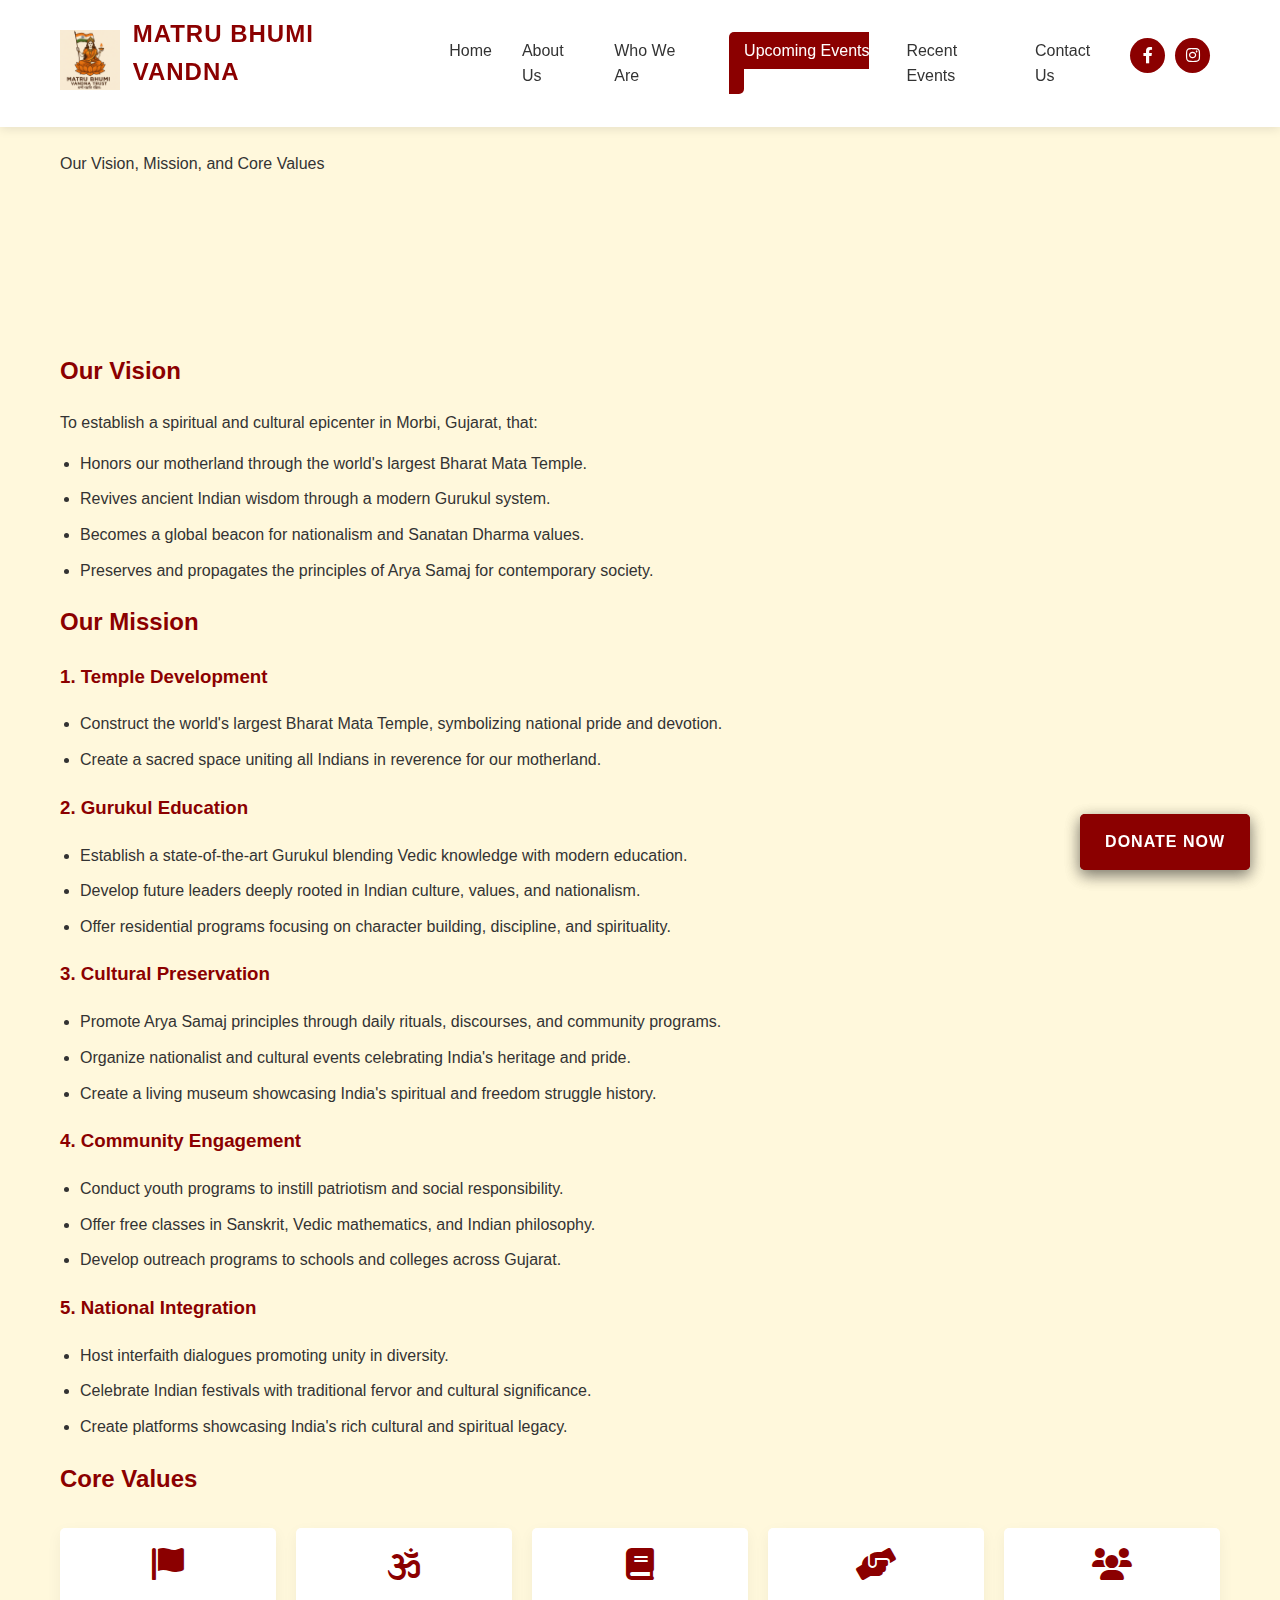
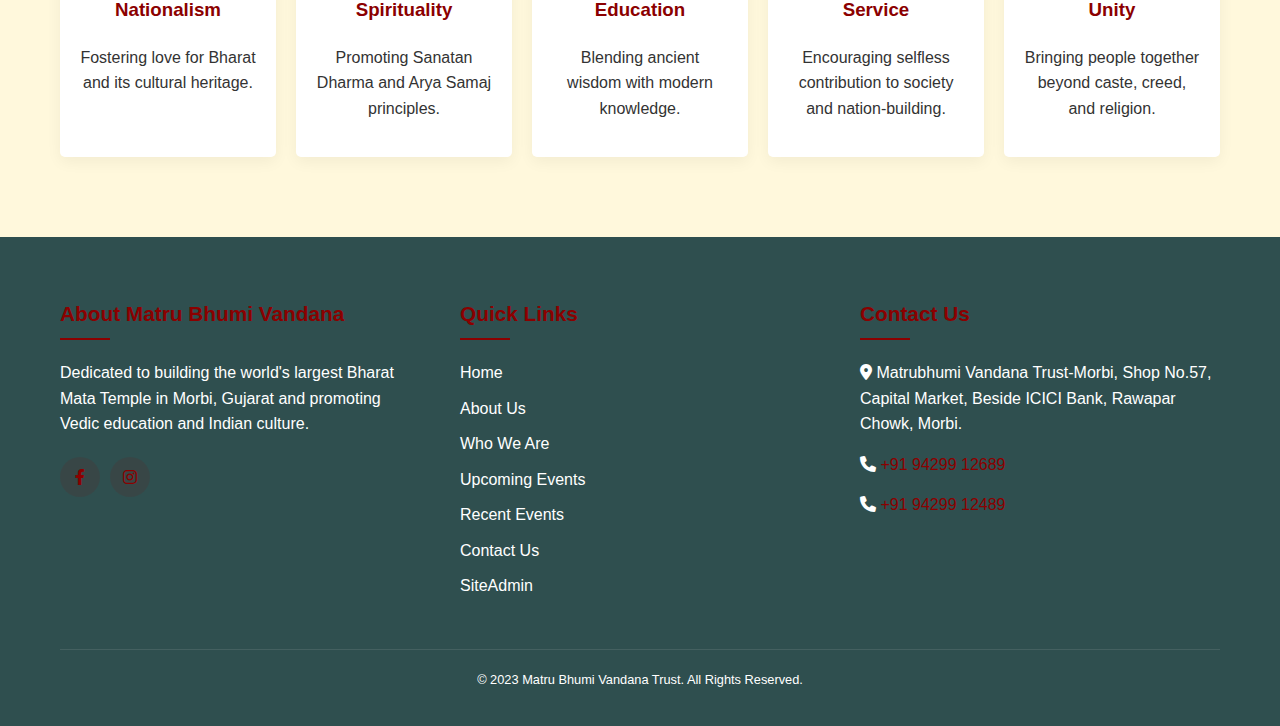
<file: about.html>
<!DOCTYPE html>
<html lang="en">
<head>
    <meta charset="UTF-8">
    <meta name="viewport" content="width=device-width, initial-scale=1.0">
    <title>About Us - Matru Bhumi Vandana Trust</title>
    <meta name="description" content="Learn about our vision and mission to build the world's largest Bharat Mata Temple in Morbi, Gujarat">
    <link rel="stylesheet" href="assets/css/style.css">
    <link rel="stylesheet" href="assets/css/responsive.css">
    <link rel="stylesheet" href="https://cdnjs.cloudflare.com/ajax/libs/font-awesome/6.0.0-beta3/css/all.min.css">
</head>
<body>
    <!-- Header Include -->
    <div id="header-placeholder"></div>

    <main>
        <section class="page-header">
            <div class="container">
                <h1>About Matru Bhumi Vandana Trust</h1>
                <p>Our Vision, Mission, and Core Values</p>
            </div>
        </section>

        <section class="about-section">
            <div class="container">
                <div class="about-content">
                    <h2>Our Vision</h2>
                    <p>To establish a spiritual and cultural epicenter in Morbi, Gujarat, that:</p>
                    <ul>
                        <li>Honors our motherland through the world's largest Bharat Mata Temple.</li>
                        <li>Revives ancient Indian wisdom through a modern Gurukul system.</li>
                        <li>Becomes a global beacon for nationalism and Sanatan Dharma values.</li>
                        <li>Preserves and propagates the principles of Arya Samaj for contemporary society.</li>
                    </ul>
                    
                    <h2>Our Mission</h2>
                    
                    <h3>1. Temple Development</h3>
                    <ul>
                        <li>Construct the world's largest Bharat Mata Temple, symbolizing national pride and devotion.</li>
                        <li>Create a sacred space uniting all Indians in reverence for our motherland.</li>
                    </ul>
                    
                    <h3>2. Gurukul Education</h3>
                    <ul>
                        <li>Establish a state-of-the-art Gurukul blending Vedic knowledge with modern education.</li>
                        <li>Develop future leaders deeply rooted in Indian culture, values, and nationalism.</li>
                        <li>Offer residential programs focusing on character building, discipline, and spirituality.</li>
                    </ul>
                    
                    <h3>3. Cultural Preservation</h3>
                    <ul>
                        <li>Promote Arya Samaj principles through daily rituals, discourses, and community programs.</li>
                        <li>Organize nationalist and cultural events celebrating India's heritage and pride.</li>
                        <li>Create a living museum showcasing India's spiritual and freedom struggle history.</li>
                    </ul>
                    
                    <h3>4. Community Engagement</h3>
                    <ul>
                        <li>Conduct youth programs to instill patriotism and social responsibility.</li>
                        <li>Offer free classes in Sanskrit, Vedic mathematics, and Indian philosophy.</li>
                        <li>Develop outreach programs to schools and colleges across Gujarat.</li>
                    </ul>
                    
                    <h3>5. National Integration</h3>
                    <ul>
                        <li>Host interfaith dialogues promoting unity in diversity.</li>
                        <li>Celebrate Indian festivals with traditional fervor and cultural significance.</li>
                        <li>Create platforms showcasing India's rich cultural and spiritual legacy.</li>
                    </ul>
                    
                    <h2>Core Values</h2>
                    <div class="core-values">
                        <div class="value-card">
                            <i class="fas fa-flag"></i>
                            <h3>Nationalism</h3>
                            <p>Fostering love for Bharat and its cultural heritage.</p>
                        </div>
                        <div class="value-card">
                            <i class="fas fa-om"></i>
                            <h3>Spirituality</h3>
                            <p>Promoting Sanatan Dharma and Arya Samaj principles.</p>
                        </div>
                        <div class="value-card">
                            <i class="fas fa-book"></i>
                            <h3>Education</h3>
                            <p>Blending ancient wisdom with modern knowledge.</p>
                        </div>
                        <div class="value-card">
                            <i class="fas fa-hands-helping"></i>
                            <h3>Service</h3>
                            <p>Encouraging selfless contribution to society and nation-building.</p>
                        </div>
                        <div class="value-card">
                            <i class="fas fa-users"></i>
                            <h3>Unity</h3>
                            <p>Bringing people together beyond caste, creed, and religion.</p>
                        </div>
                    </div>
                </div>
            </div>
        </section>
    </main>

    <!-- Footer Include -->
    <div id="footer-placeholder"></div>

    <!-- Donation Sticky Button -->
    <div class="sticky-donate">
        <a href="#" class="btn">Donate Now</a>
    </div>

    <script src="assets/js/main.js"></script>
    <script>
        // Load header and footer
        fetch('includes/header.html')
            .then(response => response.text())
            .then(data => {
                document.getElementById('header-placeholder').innerHTML = data;
                // Initialize mobile menu after header is loaded
                const navToggle = document.getElementById('navToggle');
                const navMenu = document.getElementById('navMenu');
                
                if (navToggle && navMenu) {
                    navToggle.addEventListener('click', () => {
                        navMenu.classList.toggle('active');
                        navToggle.innerHTML = navMenu.classList.contains('active') ? 
                            '<i class="fas fa-times"></i>' : '<i class="fas fa-bars"></i>';
                    });
                }
            });
        
        fetch('includes/footer.html')
            .then(response => response.text())
            .then(data => document.getElementById('footer-placeholder').innerHTML = data);
    </script>
</body>
</html>
</file>
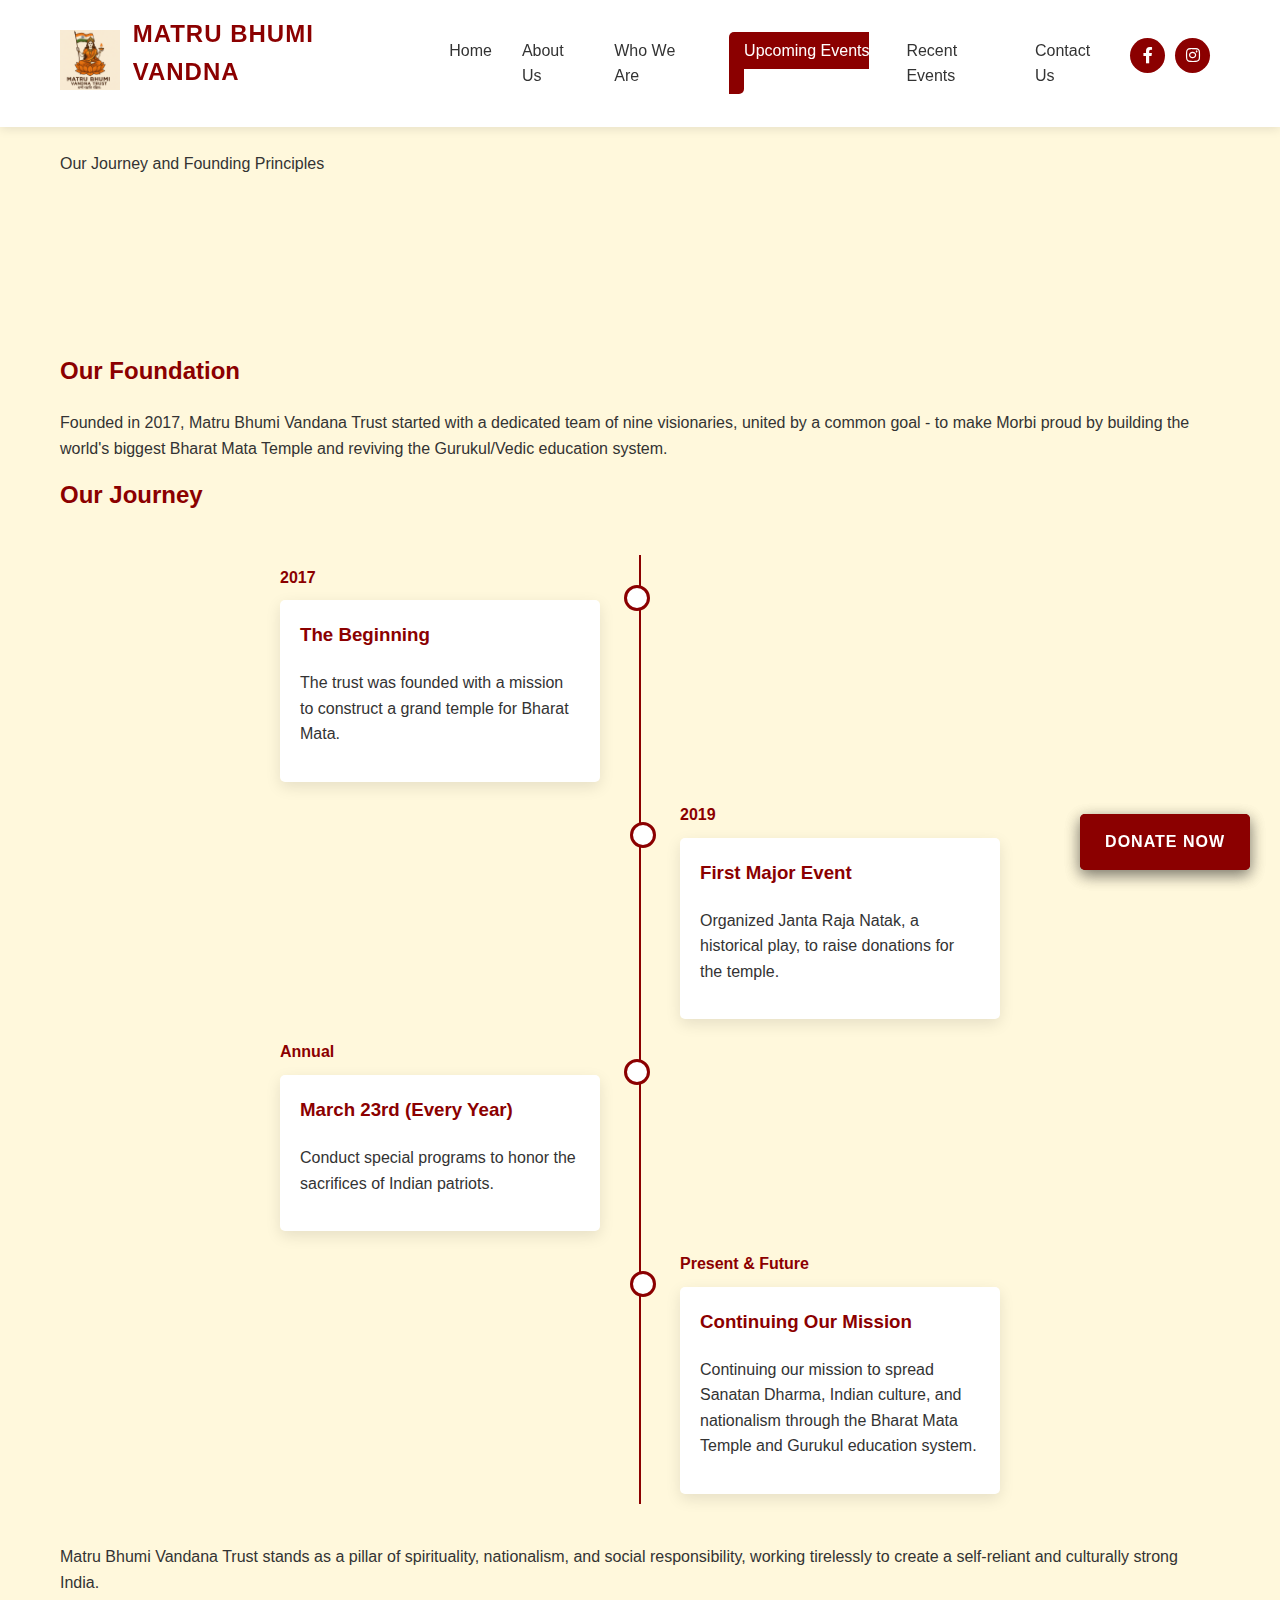
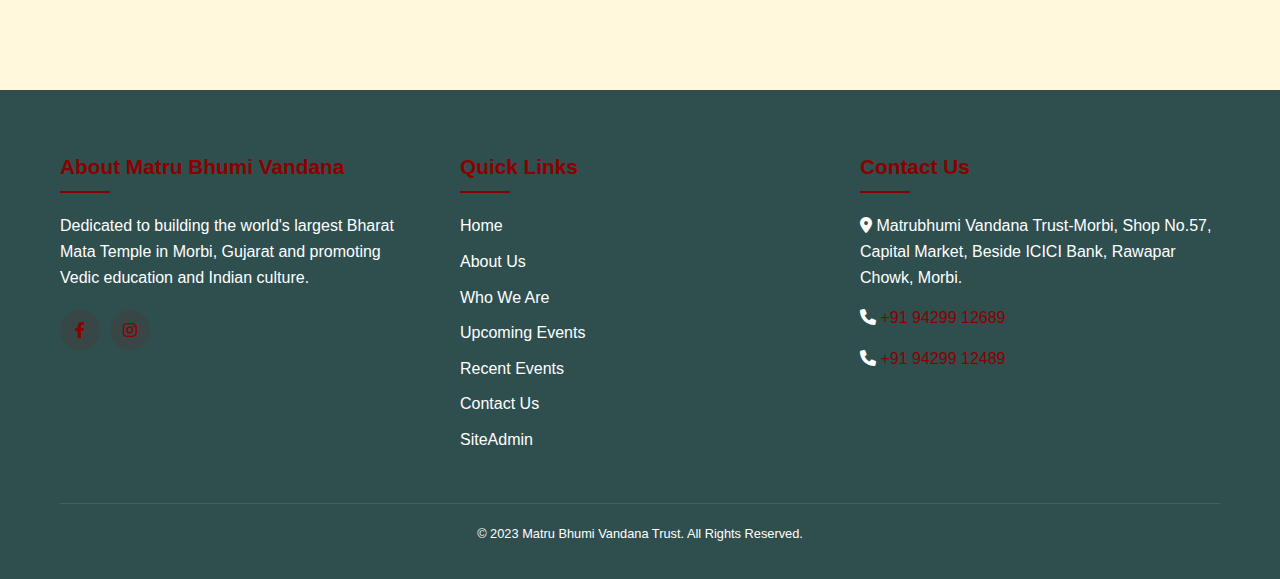
<file: who-we-are.html>
<!DOCTYPE html>
<html lang="en">
<head>
    <meta charset="UTF-8">
    <meta name="viewport" content="width=device-width, initial-scale=1.0">
    <title>Who We Are - Matru Bhumi Vandana Trust</title>
    <meta name="description" content="Learn about the history and journey of Matru Bhumi Vandana Trust in Morbi, Gujarat">
    <link rel="stylesheet" href="assets/css/style.css">
    <link rel="stylesheet" href="assets/css/responsive.css">
    <link rel="stylesheet" href="https://cdnjs.cloudflare.com/ajax/libs/font-awesome/6.0.0-beta3/css/all.min.css">
</head>
<body>
    <!-- Header Include -->
    <div id="header-placeholder"></div>

    <main>
        <section class="page-header">
            <div class="container">
                <h1>Who We Are</h1>
                <p>Our Journey and Founding Principles</p>
            </div>
        </section>

        <section class="who-we-are">
            <div class="container">
                <div class="content-section">
                    <h2>Our Foundation</h2>
                    <p>Founded in 2017, Matru Bhumi Vandana Trust started with a dedicated team of nine visionaries, united by a common goal - to make Morbi proud by building the world's biggest Bharat Mata Temple and reviving the Gurukul/Vedic education system.</p>
                    
                    <h2>Our Journey</h2>
                    <div class="timeline">
                        <div class="timeline-item">
                            <div class="timeline-year">2017</div>
                            <div class="timeline-content">
                                <h3>The Beginning</h3>
                                <p>The trust was founded with a mission to construct a grand temple for Bharat Mata.</p>
                            </div>
                        </div>
                        <div class="timeline-item">
                            <div class="timeline-year">2019</div>
                            <div class="timeline-content">
                                <h3>First Major Event</h3>
                                <p>Organized Janta Raja Natak, a historical play, to raise donations for the temple.</p>
                            </div>
                        </div>
                        <div class="timeline-item">
                            <div class="timeline-year">Annual</div>
                            <div class="timeline-content">
                                <h3>March 23rd (Every Year)</h3>
                                <p>Conduct special programs to honor the sacrifices of Indian patriots.</p>
                            </div>
                        </div>
                        <div class="timeline-item">
                            <div class="timeline-year">Present & Future</div>
                            <div class="timeline-content">
                                <h3>Continuing Our Mission</h3>
                                <p>Continuing our mission to spread Sanatan Dharma, Indian culture, and nationalism through the Bharat Mata Temple and Gurukul education system.</p>
                            </div>
                        </div>
                    </div>
                    
                    <div class="mission-statement">
                        <p>Matru Bhumi Vandana Trust stands as a pillar of spirituality, nationalism, and social responsibility, working tirelessly to create a self-reliant and culturally strong India.</p>
                    </div>
                </div>
            </div>
        </section>
    </main>

    <!-- Footer Include -->
    <div id="footer-placeholder"></div>

    <!-- Donation Sticky Button -->
    <div class="sticky-donate">
        <a href="#" class="btn">Donate Now</a>
    </div>

    <script src="assets/js/main.js"></script>
    <script>
        // Load header and footer
        fetch('includes/header.html')
            .then(response => response.text())
            .then(data => {
                document.getElementById('header-placeholder').innerHTML = data;
                // Initialize mobile menu after header is loaded
                const navToggle = document.getElementById('navToggle');
                const navMenu = document.getElementById('navMenu');
                
                if (navToggle && navMenu) {
                    navToggle.addEventListener('click', () => {
                        navMenu.classList.toggle('active');
                        navToggle.innerHTML = navMenu.classList.contains('active') ? 
                            '<i class="fas fa-times"></i>' : '<i class="fas fa-bars"></i>';
                    });
                }
            });
        
        fetch('includes/footer.html')
            .then(response => response.text())
            .then(data => document.getElementById('footer-placeholder').innerHTML = data);
    </script>
</body>
</html>
</file>
<file: assets/css/style.css>
/* CSS Variables */
:root {
    --primary-color: #8B0000; /* Dark Red */
    --secondary-color: #FFD700; /* Gold */
    --accent-color: #FF6347; /* Tomato */
    --light-color: #FFF8DC; /* Cornsilk */
    --dark-color: #2F4F4F; /* Dark Slate Gray */
    --text-color: #333;
    --white: #fff;
    --black: #000;
    --transition: all 0.3s ease;
}

/* Base Styles */
* {
    margin: 0;
    padding: 0;
    box-sizing: border-box;
}

html {
    scroll-behavior: smooth;
}

body {
    font-family: 'Poppins', sans-serif;
    line-height: 1.6;
    color: var(--text-color);
    background-color: var(--light-color);
}

.container {
    width: 100%;
    max-width: 1200px;
    margin: 0 auto;
    padding: 0 20px;
}

section {
    padding: 80px 0;
}

h1, h2, h3, h4 {
    color: var(--primary-color);
    margin-bottom: 20px;
}

p {
    margin-bottom: 15px;
}

a {
    text-decoration: none;
    color: var(--primary-color);
    transition: var(--transition);
}

a:hover {
    color: var(--accent-color);
}

img {
    max-width: 100%;
    height: auto;
}

.btn {
    display: inline-block;
    background-color: var(--primary-color);
    color: var(--white);
    padding: 12px 30px;
    border-radius: 5px;
    text-transform: uppercase;
    font-weight: 600;
    letter-spacing: 1px;
    transition: var(--transition);
    border: none;
    cursor: pointer;
}

.btn:hover {
    background-color: var(--accent-color);
    transform: translateY(-3px);
    box-shadow: 0 10px 20px rgba(0, 0, 0, 0.2);
}

.highlight-btn {
    background-color: var(--secondary-color);
    color: var(--text-color);
}

.highlight-btn:hover {
    background-color: #e6c200;
}

/* Header Styles */
header {
    background-color: var(--white);
    box-shadow: 0 2px 10px rgba(0, 0, 0, 0.1);
    position: fixed;
    width: 100%;
    top: 0;
    z-index: 1000;
    padding: 15px 0;
}

.header-container {
    display: flex;
    justify-content: space-between;
    align-items: center;
}

.logo-container {
    display: flex;
    align-items: center;
}

.logo {
    height: 60px;
    width: auto;
    margin-right: 15px;
}

.page-logo {
    font-size: 1.5rem;
    font-weight: 700;
    color: var(--primary-color);
    text-transform: uppercase;
    letter-spacing: 1px;
}

/* Navigation */
.nav-toggle {
    display: none;
    background: none;
    border: none;
    font-size: 1.5rem;
    color: var(--primary-color);
    cursor: pointer;
}

.nav-menu {
    display: flex;
    list-style: none;
}

.nav-item {
    margin-left: 30px;
    position: relative;
}

.nav-link {
    color: var(--text-color);
    font-weight: 500;
    font-size: 1rem;
    padding: 10px 0;
    position: relative;
}

.nav-link:hover {
    color: var(--primary-color);
}

.nav-link::after {
    content: '';
    position: absolute;
    width: 0;
    height: 2px;
    background: var(--primary-color);
    bottom: 0;
    left: 0;
    transition: var(--transition);
}

.nav-link:hover::after {
    width: 100%;
}

.highlight .nav-link {
    background-color: var(--primary-color);
    color: var(--white);
    padding: 10px 15px;
    border-radius: 5px;
    animation: pulse 2s infinite;
}

.highlight .nav-link:hover {
    background-color: var(--accent-color);
    color: var(--white);
}

@keyframes pulse {
    0% { box-shadow: 0 0 0 0 rgba(139, 0, 0, 0.7); }
    70% { box-shadow: 0 0 0 10px rgba(139, 0, 0, 0); }
    100% { box-shadow: 0 0 0 0 rgba(139, 0, 0, 0); }
}

.social-icons {
    display: flex;
    margin-left: 20px;
}

.social-link {
    display: flex;
    align-items: center;
    justify-content: center;
    width: 35px;
    height: 35px;
    background-color: var(--primary-color);
    color: var(--white);
    border-radius: 50%;
    margin-right: 10px;
    transition: var(--transition);
}

.social-link:hover {
    background-color: var(--accent-color);
    transform: translateY(-3px);
}

/* Hero Section */
.hero {
    background: linear-gradient(rgba(0, 0, 0, 0.7), rgba(0, 0, 0, 0.7)), url('../images/background.jpg');
    background-size: cover;
    background-position: center;
    background-attachment: fixed;
    height: 100vh;
    display: flex;
    align-items: center;
    text-align: center;
    color: var(--white);
    margin-top: 90px;
}

.hero h1 {
    font-size: 3rem;
    margin-bottom: 20px;
    text-transform: uppercase;
    letter-spacing: 2px;
}

.hero h2 {
    font-size: 1.5rem;
    margin-bottom: 30px;
    font-weight: 300;
}

/* Countdown Section */
.countdown-timer {
    display: flex;
    justify-content: center;
    margin: 40px 0;
}

.countdown-item {
    margin: 0 15px;
    text-align: center;
}

.countdown-item span:first-child {
    display: block;
    font-size: 3rem;
    font-weight: 700;
    color: var(--primary-color);
    margin-bottom: 5px;
}

.countdown-item span:last-child {
    font-size: 1rem;
    color: var(--dark-color);
    text-transform: uppercase;
}

/* Patriots Section */
.patriots-gallery {
    display: grid;
    grid-template-columns: repeat(auto-fill, minmax(300px, 1fr));
    gap: 30px;
    margin-top: 30px;
}

.patriot-card {
    background-color: var(--white);
    border-radius: 10px;
    overflow: hidden;
    box-shadow: 0 5px 15px rgba(0, 0, 0, 0.1);
    transition: var(--transition);
}

.patriot-card:hover {
    transform: translateY(-10px);
    box-shadow: 0 15px 30px rgba(0, 0, 0, 0.2);
}

.patriot-img {
    width: 100%;
    height: 250px;
    object-fit: cover;
}

.patriot-info {
    padding: 20px;
    text-align: left;
}

.patriot-info h3 {
    font-size: 1.3rem;
    margin-bottom: 10px;
}

/* About Section */
.about-content ul {
    margin-left: 20px;
    margin-bottom: 20px;
}

.about-content li {
    margin-bottom: 10px;
}

.core-values {
    display: grid;
    grid-template-columns: repeat(auto-fill, minmax(200px, 1fr));
    gap: 20px;
    margin-top: 30px;
}

.value-card {
    background-color: var(--white);
    padding: 20px;
    border-radius: 5px;
    text-align: center;
    box-shadow: 0 5px 15px rgba(0, 0, 0, 0.05);
}

.value-card i {
    font-size: 2rem;
    color: var(--primary-color);
    margin-bottom: 15px;
}

/* Who We Are Section */
.timeline {
    position: relative;
    max-width: 800px;
    margin: 40px auto;
}

.timeline::before {
    content: '';
    position: absolute;
    width: 2px;
    background-color: var(--primary-color);
    top: 0;
    bottom: 0;
    left: 50%;
    margin-left: -1px;
}

.timeline-item {
    padding: 10px 40px;
    position: relative;
    width: 50%;
    box-sizing: border-box;
}

.timeline-item:nth-child(odd) {
    left: 0;
}

.timeline-item:nth-child(even) {
    left: 50%;
}

.timeline-content {
    padding: 20px;
    background-color: var(--white);
    border-radius: 5px;
    box-shadow: 0 5px 15px rgba(0, 0, 0, 0.1);
}

.timeline-item::after {
    content: '';
    position: absolute;
    width: 20px;
    height: 20px;
    background-color: var(--white);
    border: 3px solid var(--primary-color);
    border-radius: 50%;
    top: 30px;
    z-index: 1;
}

.timeline-item:nth-child(odd)::after {
    right: -10px;
}

.timeline-item:nth-child(even)::after {
    left: -10px;
}

.timeline-year {
    font-weight: 700;
    color: var(--primary-color);
    margin-bottom: 10px;
}

/* Events Section */
.event-highlight {
    margin-bottom: 50px;
}

.event-date {
    font-size: 1.2rem;
    color: var(--primary-color);
    margin-bottom: 20px;
}

.ticket-table {
    width: 100%;
    border-collapse: collapse;
    margin: 20px 0;
}

.ticket-table th, .ticket-table td {
    padding: 12px 15px;
    text-align: left;
    border-bottom: 1px solid #ddd;
}

.ticket-table th {
    background-color: var(--primary-color);
    color: var(--white);
}

.ticket-table tr:hover {
    background-color: rgba(139, 0, 0, 0.1);
}

.booking-info {
    margin-top: 20px;
}

.booking-info i {
    margin-right: 10px;
    color: var(--primary-color);
}

.events-grid {
    display: grid;
    grid-template-columns: repeat(auto-fill, minmax(300px, 1fr));
    gap: 20px;
    margin-top: 30px;
}

.event-card {
    position: relative;
    border-radius: 5px;
    overflow: hidden;
}

.event-card img {
    width: 100%;
    height: 200px;
    object-fit: cover;
    transition: var(--transition);
}

.event-card:hover img {
    transform: scale(1.05);
}

.event-overlay {
    position: absolute;
    bottom: 0;
    left: 0;
    right: 0;
    background-color: rgba(0, 0, 0, 0.7);
    color: var(--white);
    padding: 15px;
    transform: translateY(100%);
    transition: var(--transition);
}

.event-card:hover .event-overlay {
    transform: translateY(0);
}

/* Recent Events Section */
.event-article {
    display: grid;
    grid-template-columns: 1fr 2fr;
    gap: 30px;
    margin-bottom: 40px;
    background-color: var(--white);
    border-radius: 10px;
    overflow: hidden;
    box-shadow: 0 5px 15px rgba(0, 0, 0, 0.1);
}

.event-image img {
    width: 100%;
    height: 100%;
    object-fit: cover;
}

.event-content {
    padding: 20px;
}

.event-meta {
    display: flex;
    gap: 20px;
    margin-bottom: 15px;
    color: var(--dark-color);
    font-size: 0.9rem;
}

.event-meta i {
    margin-right: 5px;
    color: var(--primary-color);
}

.read-more {
    display: inline-flex;
    align-items: center;
    color: var(--primary-color);
    font-weight: 500;
}

.read-more i {
    margin-left: 5px;
    transition: var(--transition);
}

.read-more:hover i {
    transform: translateX(5px);
}

.gallery-grid {
    display: grid;
    grid-template-columns: repeat(auto-fill, minmax(200px, 1fr));
    gap: 15px;
    margin-top: 20px;
}

.gallery-item {
    position: relative;
    border-radius: 5px;
    overflow: hidden;
}

.gallery-item img {
    width: 100%;
    height: 150px;
    object-fit: cover;
}

.gallery-overlay {
    position: absolute;
    bottom: 0;
    left: 0;
    right: 0;
    background-color: rgba(0, 0, 0, 0.7);
    color: var(--white);
    padding: 10px;
    text-align: center;
}

/* Contact Section */
.contact-grid {
    display: grid;
    grid-template-columns: 1fr 1fr;
    gap: 40px;
}

.contact-info i {
    margin-right: 10px;
    color: var(--primary-color);
    width: 20px;
    text-align: center;
}

.social-links {
    display: flex;
    margin-top: 20px;
}

.social-links a {
    display: inline-flex;
    align-items: center;
    justify-content: center;
    width: 40px;
    height: 40px;
    background-color: rgba(139, 0, 0, 0.1);
    border-radius: 50%;
    margin-right: 10px;
    color: var(--primary-color);
    transition: var(--transition);
}

.social-links a:hover {
    background-color: var(--primary-color);
    color: var(--white);
    transform: translateY(-3px);
}

.form-group {
    margin-bottom: 20px;
}

.form-group label {
    display: block;
    margin-bottom: 8px;
    font-weight: 500;
}

.form-group input,
.form-group textarea {
    width: 100%;
    padding: 12px 15px;
    border: 1px solid #ddd;
    border-radius: 5px;
    font-size: 1rem;
    transition: var(--transition);
}

.form-group textarea {
    min-height: 150px;
    resize: vertical;
}

.form-group input:focus,
.form-group textarea:focus {
    border-color: var(--primary-color);
    outline: none;
    box-shadow: 0 0 0 3px rgba(139, 0, 0, 0.1);
}

.map-container {
    margin-top: 50px;
}

.map {
    border-radius: 10px;
    overflow: hidden;
    box-shadow: 0 5px 15px rgba(0, 0, 0, 0.1);
}

/* Footer */
footer {
    background-color: var(--dark-color);
    color: var(--white);
    padding: 60px 0 20px;
}

.footer-grid {
    display: grid;
    grid-template-columns: repeat(auto-fit, minmax(250px, 1fr));
    gap: 40px;
    margin-bottom: 40px;
}

.footer-col h3 {
    font-size: 1.3rem;
    margin-bottom: 20px;
    position: relative;
    padding-bottom: 10px;
}

.footer-col h3::after {
    content: '';
    position: absolute;
    left: 0;
    bottom: 0;
    width: 50px;
    height: 2px;
    background-color: var(--primary-color);
}

.footer-col ul {
    list-style: none;
}

.footer-col ul li {
    margin-bottom: 10px;
}

.footer-col ul li a {
    color: var(--white);
}

.footer-col ul li a:hover {
    color: var(--secondary-color);
    padding-left: 5px;
}

.footer-bottom {
    text-align: center;
    padding-top: 20px;
    border-top: 1px solid rgba(255, 255, 255, 0.1);
    font-size: 0.8rem;
}

/* Sticky Donate Button */
.sticky-donate {
    position: fixed;
    bottom: 30px;
    right: 30px;
    z-index: 99;
}

.sticky-donate .btn {
    padding: 15px 25px;
    box-shadow: 0 5px 15px rgba(0, 0, 0, 0.3);
    animation: pulse 2s infinite;
}

/* Admin Login Modal */
.modal {
    display: none;
    position: fixed;
    z-index: 9999;
    left: 0;
    top: 0;
    width: 100%;
    height: 100%;
    background-color: rgba(0, 0, 0, 0.7);
    overflow: auto;
}

.modal-content {
    background-color: var(--white);
    margin: 10% auto;
    padding: 30px;
    border-radius: 10px;
    width: 90%;
    max-width: 500px;
    position: relative;
    box-shadow: 0 5px 30px rgba(0, 0, 0, 0.3);
}

.close-modal {
    position: absolute;
    top: 15px;
    right: 20px;
    font-size: 1.5rem;
    cursor: pointer;
    color: var(--text-color);
    transition: var(--transition);
}

.close-modal:hover {
    color: var(--primary-color);
}

.modal h2 {
    text-align: center;
    margin-bottom: 30px;
    color: var(--primary-color);
}

.btn {
    display: inline-block;
    background-color: var(--primary-color);
    color: var(--white);
    padding: 12px 30px;
    border: none;
    border-radius: 5px;
    cursor: pointer;
    font-size: 1rem;
    font-weight: 600;
    transition: var(--transition);
    width: 100%;
}

.btn:hover {
    background-color: var(--accent-color);
}
</file>
<file: assets/css/responsive.css>
/* Responsive Styles */
@media (max-width: 992px) {
    .hero h1 {
        font-size: 2.5rem;
    }
    
    .hero h2 {
        font-size: 1.3rem;
    }
    
    .countdown-item {
        margin: 0 10px;
    }
    
    .countdown-item span:first-child {
        font-size: 2.5rem;
    }

    .contact-grid {
        grid-template-columns: 1fr;
    }
}

@media (max-width: 768px) {
    .nav-toggle {
        display: block;
    }
    
    .nav-menu {
        position: fixed;
        left: -100%;
        top: 90px;
        gap: 0;
        flex-direction: column;
        background-color: var(--white);
        width: 100%;
        text-align: center;
        transition: 0.3s;
        box-shadow: 0 10px 27px rgba(0, 0, 0, 0.05);
        padding: 20px 0;
    }
    
    .nav-menu.active {
        left: 0;
    }
    
    .nav-item {
        margin: 15px 0;
    }
    
    .highlight .nav-link {
        display: inline-block;
        padding: 10px 15px;
    }
    
    .social-icons {
        justify-content: center;
        margin-left: 0;
        margin-top: 20px;
    }
    
    .hero {
        margin-top: 80px;
        height: auto;
        padding: 100px 0;
    }
    
    .hero h1 {
        font-size: 2rem;
    }
    
    .hero h2 {
        font-size: 1.2rem;
    }
    
    .countdown-timer {
        flex-wrap: wrap;
    }
    
    .countdown-item {
        margin: 10px;
        min-width: 100px;
    }
    
    .countdown-item span:first-child {
        font-size: 2rem;
    }
    
    .timeline::before {
        left: 31px;
    }
    
    .timeline-item {
        width: 100%;
        padding-left: 70px;
        padding-right: 25px;
    }
    
    .timeline-item:nth-child(even) {
        left: 0;
    }
    
    .timeline-item::after {
        left: 21px;
    }
    
    .event-article {
        grid-template-columns: 1fr;
    }
    
    .event-image {
        height: 200px;
    }
}

@media (max-width: 576px) {
    .hero h1 {
        font-size: 1.8rem;
    }
    
    .countdown-item {
        min-width: 70px;
    }
    
    .countdown-item span:first-child {
        font-size: 1.8rem;
    }
    
    .countdown-item span:last-child {
        font-size: 0.8rem;
    }
    
    .patriots-gallery {
        grid-template-columns: 1fr;
    }
}
</file>
